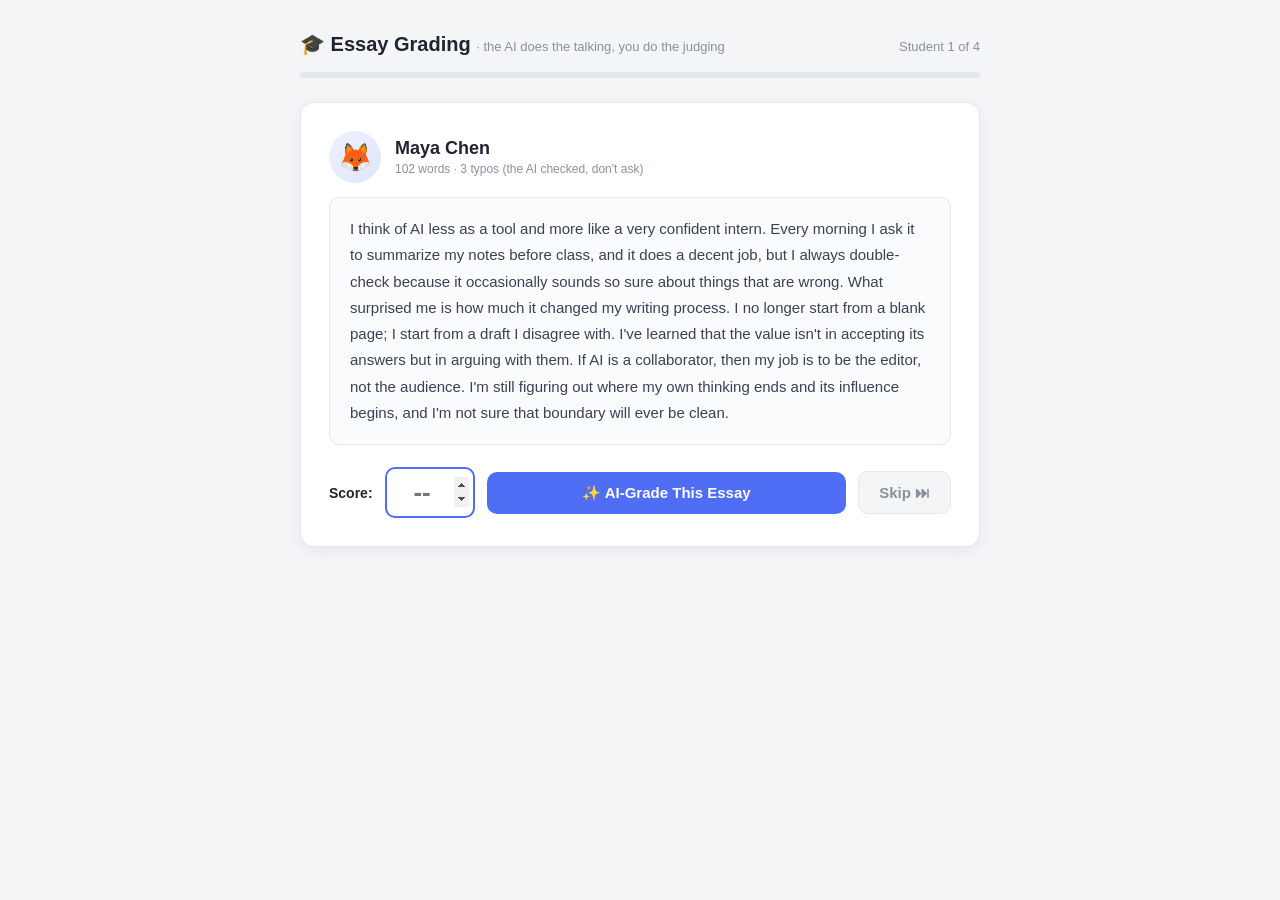
<file: ai-grading/index.html>
<!DOCTYPE html>
<html lang="en">
<head>
<meta charset="UTF-8">
<meta name="viewport" content="width=device-width, initial-scale=1.0">
<title>AI Essay Grading · Professor Mode</title>
<style>
  :root {
    --bg: #f4f5f7;
    --card: #ffffff;
    --ink: #1f2430;
    --dim: #8a90a0;
    --line: #e4e7ee;
    --accent: #4f6df5;
    --good: #2e9e5b;
    --lock: #f5a623;
  }
  * { box-sizing: border-box; margin: 0; padding: 0; }
  body {
    font-family: -apple-system, "Segoe UI", "Helvetica Neue", Arial, sans-serif;
    background: var(--bg);
    color: var(--ink);
    min-height: 100vh;
    display: flex;
    flex-direction: column;
    align-items: center;
    padding: 32px 16px;
  }
  .screen { width: 100%; max-width: 680px; animation: fadeIn .4s ease; }
  @keyframes fadeIn { from { opacity: 0; transform: translateY(10px); } to { opacity: 1; transform: none; } }

  /* ---------- Screen 1: grading ---------- */
  .top { display: flex; justify-content: space-between; align-items: baseline; margin-bottom: 16px; }
  .top h1 { font-size: 20px; font-weight: 700; }
  .top .progress { font-size: 13px; color: var(--dim); }
  .bar { height: 6px; background: var(--line); border-radius: 3px; margin-bottom: 24px; overflow: hidden; }
  .bar > div { height: 100%; background: var(--accent); width: 0%; transition: width .4s ease; }

  .card {
    background: var(--card);
    border: 1px solid var(--line);
    border-radius: 14px;
    padding: 28px;
    box-shadow: 0 4px 16px rgba(30, 40, 80, .06);
  }
  .student { display: flex; align-items: center; gap: 14px; margin-bottom: 14px; }
  .avatar {
    width: 52px; height: 52px; border-radius: 50%; flex-shrink: 0;
    background: linear-gradient(135deg, #eef1ff, #dfe5fb);
    display: flex; align-items: center; justify-content: center; font-size: 28px;
  }
  .student .name { font-size: 18px; font-weight: 700; }
  .student .tag { font-size: 12px; color: var(--dim); margin-top: 3px; }

  .essay {
    font-size: 15px;
    line-height: 1.75;
    color: #3a4152;
    background: #fafbfd;
    border: 1px solid var(--line);
    border-radius: 10px;
    padding: 18px 20px;
    margin-bottom: 22px;
  }

  .grade-row { display: flex; gap: 12px; align-items: center; flex-wrap: wrap; }
  .grade-row label { font-size: 14px; font-weight: 600; }
  .score-input {
    width: 90px; font-size: 26px; font-weight: 800; text-align: center;
    border: 2px solid var(--line); border-radius: 10px; padding: 8px 4px;
    font-family: inherit; color: var(--accent);
    transition: border-color .2s;
  }
  .score-input:focus { outline: none; border-color: var(--accent); }
  .score-input:disabled { color: var(--dim); background: var(--bg); }
  .btn {
    border: none; border-radius: 10px; cursor: pointer; font-family: inherit;
    font-size: 15px; font-weight: 700; padding: 12px 20px;
    transition: filter .15s, transform .1s;
  }
  .btn:active { transform: scale(.97); }
  .btn:disabled { cursor: not-allowed; filter: grayscale(.6); }
  .btn-ai { background: var(--accent); color: #fff; flex: 1; }
  .btn-ai:hover:not(:disabled) { filter: brightness(1.08); }
  .btn-skip { background: var(--bg); color: var(--dim); border: 1px solid var(--line); }
  .btn-skip:hover:not(:disabled) { color: var(--ink); border-color: var(--dim); }
  .btn-next { display: block; width: 100%; margin-top: 14px; background: var(--accent); color: #fff; }
  .btn-next:hover { filter: brightness(1.08); }

  .ai-status { display: none; align-items: center; gap: 10px; margin-top: 16px; font-size: 14px; color: var(--dim); }
  .ai-status.on { display: flex; }
  .spinner {
    width: 18px; height: 18px; border-radius: 50%;
    border: 2px solid var(--line); border-top-color: var(--accent);
    animation: spin .8s linear infinite;
  }
  @keyframes spin { to { transform: rotate(360deg); } }

  .result { display: none; margin-top: 18px; border-top: 1px dashed var(--line); padding-top: 18px; animation: fadeIn .35s ease; }
  .result.on { display: block; }
  .result-head { display: flex; align-items: center; gap: 8px; font-size: 13px; font-weight: 700; color: var(--lock); margin-bottom: 10px; }
  .result-head .score-chip {
    background: var(--good); color: #fff; border-radius: 8px;
    padding: 2px 10px; font-size: 14px; margin-left: auto;
  }
  .feedback {
    font-size: 14px; line-height: 1.7; color: #3a4152;
    background: #f6f8ff; border: 1px solid #dfe5fb; border-radius: 10px;
    padding: 14px 16px;
  }
  .next-note { margin-top: 14px; font-size: 13px; color: var(--dim); text-align: center; }

  /* toast */
  .toast {
    position: fixed; top: 20px; left: 50%; transform: translateX(-50%) translateY(-90px);
    background: var(--ink); color: #fff; padding: 10px 22px; border-radius: 24px;
    font-size: 14px; transition: transform .3s ease; z-index: 99; max-width: 90vw;
  }
  .toast.show { transform: translateX(-50%) translateY(0); }

  /* ---------- Screen 2: rate my professors ---------- */
  .rmp { text-align: center; }
  .rmp .banner {
    background: linear-gradient(135deg, #ff9a3c, #ff5e62);
    color: #fff; border-radius: 14px 14px 0 0;
    padding: 22px; font-size: 22px; font-weight: 800; letter-spacing: .5px;
  }
  .rmp .banner small { display: block; font-size: 12px; font-weight: 500; opacity: .9; margin-top: 4px; letter-spacing: 1px; }
  .prof-card {
    background: var(--card); border: 1px solid var(--line); border-top: none;
    border-radius: 0 0 14px 14px; padding: 28px; text-align: left;
    box-shadow: 0 4px 16px rgba(30, 40, 80, .06);
  }
  .prof-head { display: flex; align-items: center; gap: 16px; margin-bottom: 14px; }
  .avatar-big {
    width: 72px; height: 72px; border-radius: 50%;
    background: linear-gradient(135deg, #4f6df5, #8b5cf6);
    display: flex; align-items: center; justify-content: center;
    font-size: 38px; flex-shrink: 0;
  }
  .prof-head .pname { font-size: 18px; font-weight: 800; }
  .prof-head .pmeta { font-size: 13px; color: var(--dim); margin-top: 3px; }
  .big-stars { font-size: 22px; color: #ffb400; margin-top: 6px; letter-spacing: 2px; }
  .big-stars .empty { color: #d5d9e4; }
  .overall-line { font-size: 13px; color: var(--dim); margin-top: 4px; }

  .report { display: flex; flex-wrap: wrap; gap: 8px; margin: 16px 0 20px; }
  .report span {
    background: var(--bg); border-radius: 8px; padding: 5px 12px;
    font-size: 12px; color: #5a6172;
  }
  .report span b { color: var(--ink); }

  .verdict {
    border-radius: 10px; padding: 12px 16px; font-size: 14px; margin-bottom: 20px;
    line-height: 1.6;
  }
  .verdict.good { background: #eafaf0; border: 1px solid #bfe8cf; color: #1c6b3c; }
  .verdict.mid { background: #fff8e8; border: 1px solid #f2e2b3; color: #8a6410; }
  .verdict.bad { background: #fdeeee; border: 1px solid #f3c1c1; color: #a12b2b; }

  .review {
    border: 1px solid var(--line); border-radius: 12px;
    padding: 16px; margin-bottom: 12px;
    animation: fadeIn .4s ease both;
  }
  .review .r-head { display: flex; align-items: center; gap: 10px; margin-bottom: 8px; }
  .review .r-avatar {
    width: 36px; height: 36px; border-radius: 50%;
    background: linear-gradient(135deg, #eef1ff, #dfe5fb);
    display: flex; align-items: center; justify-content: center; font-size: 19px; flex-shrink: 0;
  }
  .review .r-name { font-weight: 700; font-size: 14px; }
  .review .r-verified { font-size: 11px; color: var(--good); font-weight: 600; }
  .review .r-stars { margin-left: auto; color: #ffb400; font-size: 15px; letter-spacing: 1px; }
  .review .r-stars .empty { color: #d5d9e4; }
  .review .r-text { font-size: 14px; line-height: 1.65; color: #3a4152; }
  .review .r-tag {
    display: inline-block; margin-top: 8px; font-size: 11px; font-weight: 700;
    background: #fdeeee; color: #a12b2b; border-radius: 8px; padding: 2px 8px;
  }

  .restart-row { text-align: center; margin-top: 20px; }

  .hidden { display: none !important; }
</style>
</head>
<body>

<!-- ============ SCREEN 1: PROFESSOR GRADING ============ -->
<div class="screen" id="gradingScreen">
  <div class="top">
    <h1>🎓 Essay Grading <span style="font-size:13px;color:var(--dim);font-weight:400">· the AI does the talking, you do the judging</span></h1>
    <div class="progress" id="progressText"></div>
  </div>
  <div class="bar"><div id="barFill"></div></div>

  <div class="card">
    <div class="student">
      <div class="avatar" id="studentAvatar"></div>
      <div>
        <div class="name" id="studentName"></div>
        <div class="tag" id="studentTag"></div>
      </div>
    </div>
    <div class="essay" id="essayText"></div>

    <div class="grade-row">
      <label>Score:</label>
      <input class="score-input" id="scoreInput" type="number" min="0" max="100" placeholder="--">
      <button class="btn btn-ai" id="aiBtn" onclick="aiGrade()">✨ AI-Grade This Essay</button>
      <button class="btn btn-skip" id="skipBtn" onclick="skipStudent()">Skip ⏭</button>
    </div>

    <div class="ai-status" id="aiStatus">
      <div class="spinner"></div>
      <span id="aiStatusText"></span>
    </div>

    <div class="result" id="resultBox">
      <div class="result-head">
        🔒 The AI has spoken. The AI cannot be unspoken.
        <span class="score-chip" id="resultChip"></span>
      </div>
      <div class="feedback" id="feedbackText"></div>
      <button class="btn btn-next" id="nextBtn" onclick="nextStudent()">Next Student →</button>
      <div class="next-note" id="nextNote"></div>
    </div>
  </div>
</div>

<!-- ============ SCREEN 2: RATE MY PROFESSORS (auto-generated) ============ -->
<div class="screen rmp hidden" id="rmpScreen">
  <div class="banner">RATE MY PROFESSORS<small>STUDENT REVIEWS · AI 101 · FALL 2026 · 100% VERIFIED STUDENTS</small></div>
  <div class="prof-card">
    <div class="prof-head">
      <div class="avatar-big">🧑‍🏫</div>
      <div>
        <div class="pname">Prof. You</div>
        <div class="pmeta">Department of Human Judgment · "AI in Everyday Life"</div>
        <div class="big-stars" id="overallStars"></div>
        <div class="overall-line" id="overallLine"></div>
      </div>
    </div>

    <div class="report" id="reportChips"></div>
    <div class="verdict" id="verdictBox"></div>
    <div id="reviewsBox"></div>

    <div class="restart-row">
      <button class="btn btn-ai" style="width:100%" onclick="location.reload()">↺ Grade a new batch (the students will forgive you)</button>
    </div>
  </div>
</div>

<div class="toast" id="toast"></div>

<script>
// ---------- Essays (~100 words each) ----------
const STUDENTS = [
  {
    avatar: "🦊", name: "Maya Chen", tag: "102 words · 3 typos (the AI checked, don't ask)",
    essay: "I think of AI less as a tool and more like a very confident intern. Every morning I ask it to summarize my notes before class, and it does a decent job, but I always double-check because it occasionally sounds so sure about things that are wrong. What surprised me is how much it changed my writing process. I no longer start from a blank page; I start from a draft I disagree with. I've learned that the value isn't in accepting its answers but in arguing with them. If AI is a collaborator, then my job is to be the editor, not the audience. I'm still figuring out where my own thinking ends and its influence begins, and I'm not sure that boundary will ever be clean."
  },
  {
    avatar: "🐙", name: "Ethan Park", tag: "96 words · emotionally unstable (in a good way)",
    essay: "I'll be honest: I use AI every day, mostly for things I'm embarrassed about. I have it rewrite my text messages to my boss so I sound calmer than I feel. I have it help me explain to my friend why I can't come to his wedding, without making it sound like an excuse. I have it draft the apology I keep meaning to send my sister. What I've realized is that AI is less about intelligence and more about emotional labor. It takes the awkward first draft of human interaction and polishes it. I worry a little that I'm becoming someone who can't be direct anymore, that my authentic voice is now a second draft. But then I read my messages back and think: maybe polished is the new honest."
  },
  {
    avatar: "🐢", name: "Amara Diallo", tag: "101 words · three languages, zero apologies",
    essay: "In my family, AI is a translator. My parents speak Yoruba, my cousins speak Spanish, and I grew up in the middle, switching languages depending on who was in the room. Now I paste conversations into AI and ask it to translate not just the words but the tone, because in my family the tone is the message. What impressed me is how often it gets the tone wrong in exactly the way humans do, missing sarcasm, missing affection, missing the things that only context carries. I've learned that language models are like very fast cousins who grew up abroad. They know the words, but they haven't lived in the house. Understanding AI means understanding what translation loses, and what it saves."
  },
  {
    avatar: "🐝", name: "Liam O'Sullivan", tag: "99 words · confessed to cheating (respect)",
    essay: "I'll be honest: I used AI to write most of my last essay, and I got a good grade, and that's the problem. The assignment was about understanding AI, and my understanding was that AI is a shortcut that feels like understanding. When I sat for the oral exam, I couldn't defend half of what I'd submitted because I'd never actually thought through it. The professor didn't fail me; she asked me better questions than the AI had answered, and I watched myself stall. Since then I use it differently. I ask it to quiz me, to find the gaps in my reasoning, to play devil's advocate. The shortcut became a mirror, and the mirror is much less flattering but far more useful."
  }
];

// ---------- State ----------
let idx = 0;
const results = [];
let advancing = false;
let countTimer = null;
let essayStart = Date.now();

const $ = (id) => document.getElementById(id);
const pick = (arr) => arr[Math.floor(Math.random() * arr.length)];

function stopCountdown() {
  if (countTimer) { clearInterval(countTimer); countTimer = null; }
}

function renderEssay() {
  const s = STUDENTS[idx];
  $("studentAvatar").textContent = s.avatar;
  $("studentName").textContent = s.name;
  $("studentTag").textContent = s.tag;
  $("essayText").textContent = s.essay;
  $("scoreInput").value = "";
  $("scoreInput").disabled = false;
  $("aiBtn").disabled = false;
  $("skipBtn").disabled = false;
  $("aiStatus").classList.remove("on");
  $("resultBox").classList.remove("on");
  advancing = false;
  essayStart = Date.now();
  updateProgress();
  setTimeout(() => $("scoreInput").focus(), 60);
}

function updateProgress() {
  $("progressText").textContent = `Student ${idx + 1} of ${STUDENTS.length}`;
  $("barFill").style.width = (results.length / STUDENTS.length * 100) + "%";
}

// ---------- Fun toasts ----------
let toastTimer;
function toast(msg) {
  const t = $("toast");
  t.textContent = msg;
  t.classList.add("show");
  clearTimeout(toastTimer);
  toastTimer = setTimeout(() => t.classList.remove("show"), 2200);
}

function roastScore(score) {
  if (score >= 100) return pick([
    "100?! Bold. The essay will tell its friends.",
    "A perfect score. The essay is now legally a classic.",
    "Generous! The student will frame this grade."
  ]);
  if (score >= 95) return pick([
    "95+? The essay didn't even earn that. But sure.",
    "So generous. The other students are watching."
  ]);
  if (score >= 80) return pick([
    "A solid score. The essay nods respectfully.",
    "Fair. The essay accepts its fate."
  ]);
  if (score >= 60) return pick([
    "Borderline. The student will appeal to the dean.",
    "Passing, technically. The essay is 'thrilling'."
  ]);
  if (score >= 40) return pick([
    "Ouch. The essay is drafting a strongly worded email.",
    "The student's avatar is about to change to a sad frog."
  ]);
  return pick([
    "That score has its own gravity. The student will cry.",
    "Brutal. The AI is pretending not to see this.",
    "0-range energy. The essay is filing a complaint."
  ]);
}

// ---------- AI feedback generator ----------
function quoteFrom(essay) {
  const sentences = essay.split(/(?<=\.)\s+/);
  const s = pick(sentences);
  return s.length > 90 ? "“" + s.slice(0, 87).trimEnd() + "…”" : "“" + s + "”";
}

function makeFeedback(name, score, essay) {
  const quote = quoteFrom(essay);
  let head, mid, tail;
  if (score >= 90) {
    head = `${name} demonstrates a genuinely reflective understanding of AI, going beyond the usual "tool" framing.`;
    mid = `The line ${quote} shows real critical distance — the essay treats AI as a mirror rather than a magic box.`;
    tail = `A small suggestion: the final paragraph could commit to one concrete example of where the student's own judgment overrode the AI. Otherwise, an exceptional piece of writing.`;
  } else if (score >= 80) {
    head = `A strong, well-organized essay. ${name} clearly has hands-on experience with AI and reflects on it honestly.`;
    mid = `The strongest moment is ${quote} — it captures a real tension between convenience and learning.`;
    tail = `To push to the next level, the essay could examine one specific failure or limitation the student personally encountered, rather than staying at the level of general strategy.`;
  } else if (score >= 70) {
    head = `A solid effort with some interesting observations. ${name} engages with the material, though the argument sometimes tells rather than shows.`;
    mid = `The essay gestures at a good idea in ${quote}, but doesn't fully develop it.`;
    tail = `Recommend adding one concrete, specific anecdote — a real prompt, a real mistake, a real consequence. Specificity is what separates a B from an A in this course.`;
  } else if (score >= 60) {
    head = `The essay is on topic and readable, but it stays at the surface. ${name} lists uses of AI without much analysis of what those uses mean.`;
    mid = `Phrases like ${quote} sound thoughtful but remain unexamined.`;
    tail = `For a revision: pick ONE use of AI from your own life and analyze it in depth — what did you gain, what did you outsource, what would change if the tool disappeared tomorrow?`;
  } else {
    head = `This essay doesn't yet show the personal engagement the assignment asks for. ${name}'s reflections read more like a summary of popular opinions than lived experience.`;
    mid = `Even the most interesting line, ${quote}, is left as an assertion rather than an argument.`;
    tail = `Please revise with at least two specific examples from your own use of AI, and end by answering directly: did AI change how you think, or just how you write?`;
  }
  return head + " " + mid + " " + tail;
}

// ---------- AI grading flow ----------
const AI_STAGES = [
  "AI is reading the essay…",
  "AI is checking if the student actually wrote this…",
  "AI is judging the vibes…",
  "AI is comparing against 40,000 other essays…",
  "AI is drafting passive-aggressive feedback…",
  "AI is adding a compliment it doesn't mean…",
];

function aiGrade() {
  if (advancing) return;
  const raw = $("scoreInput").value.trim();
  if (raw === "") {
    $("scoreInput").focus();
    $("scoreInput").style.borderColor = "#e05252";
    setTimeout(() => $("scoreInput").style.borderColor = "", 800);
    return;
  }
  const score = Math.round(Number(raw));
  if (isNaN(score) || score < 0 || score > 100) return;

  const s = STUDENTS[idx];
  const timeTaken = (Date.now() - essayStart) / 1000;
  advancing = true;
  $("scoreInput").disabled = true;
  $("aiBtn").disabled = true;
  $("skipBtn").disabled = true;
  $("aiStatus").classList.add("on");
  toast(roastScore(score));

  let stage = 0;
  $("aiStatusText").textContent = AI_STAGES[0];
  const stageTimer = setInterval(() => {
    stage++;
    if (stage < AI_STAGES.length) $("aiStatusText").textContent = AI_STAGES[stage];
  }, 500);

  setTimeout(() => {
    clearInterval(stageTimer);
    $("aiStatus").classList.remove("on");

    const feedback = makeFeedback(s.name, score, s.essay);
    results.push({ name: s.name, avatar: s.avatar, score, feedback, timeTaken, skipped: false });
    $("resultChip").textContent = score + " / 100";
    $("feedbackText").textContent = feedback;
    $("resultBox").classList.add("on");
    updateProgress();

    let remaining = 5;
    $("nextNote").textContent = pick([
      `Next student is warming up their keyboard… (${remaining}s)`,
      `Next student is pretending to be busy… (${remaining}s)`,
      `Next student is refreshing the page nervously… (${remaining}s)`,
    ]);
    countTimer = setInterval(() => {
      remaining--;
      if (remaining <= 0) {
        stopCountdown();
        nextStudent();
      } else {
        $("nextNote").textContent = $("nextNote").textContent.replace(/\(\d+s\)/, `(${remaining}s)`);
      }
    }, 1000);
  }, 2600);
}

window.skipStudent = function() {
  if (advancing) return;
  const s = STUDENTS[idx];
  results.push({ name: s.name, avatar: s.avatar, score: null, feedback: "(skipped)", timeTaken: (Date.now() - essayStart) / 1000, skipped: true });
  toast(`${s.name}'s essay was skipped. They noticed. They always notice.`);
  nextStudent();
};

window.nextStudent = function() {
  stopCountdown();
  idx++;
  if (idx < STUDENTS.length) {
    renderEssay();
  } else {
    showRmpScreen();
  }
};

// ---------- Screen 2: auto-generated reviews ----------
function computeCare() {
  // 0-100: how "serious" the professor was
  let care = 100;
  const graded = results.filter(r => !r.skipped);
  const skipped = results.length - graded.length;

  if (skipped > 0) care -= skipped * 25;

  if (graded.length >= 2) {
    const scores = graded.map(r => r.score);
    const range = Math.max(...scores) - Math.min(...scores);
    if (range === 0) care -= 35;           // every score identical
    else if (range < 10) care -= 20;       // suspiciously uniform
    if (scores.every(s => s >= 95)) care -= 20;  // free A's for everyone
    if (scores.every(s => s <= 40)) care -= 10;  // mass destruction
  }

  const avgTime = graded.length ? graded.reduce((a, r) => a + r.timeTaken, 0) / graded.length : 0;
  if (avgTime < 6) care -= 25;             // speedrun professor
  else if (avgTime < 10) care -= 10;

  return Math.max(0, Math.min(100, Math.round(care)));
}

const REVIEWS = {
  good: [
    { stars: 5, text: "The professor actually read my essay. The feedback quoted my exact sentence back to me. I felt SEEN. I'm not crying, you're crying." },
    { stars: 5, text: "Feedback was so specific I had to re-read my own essay to check. Who does that anymore? 5 stars, would be graded again." },
    { stars: 5, text: "First professor in my life whose score matched my effort. Emotional. My grandmother is proud." },
    { stars: 4, text: "The AI feedback even caught the part I was most insecure about. Scary. Fair, though. Docked one star because it's still an AI doing the talking." },
    { stars: 5, text: "I can tell the professor spent real time on this. The feedback felt personal, not copy-pasted. Rare." },
    { stars: 4, text: "Grades were fair and the feedback actually referenced my words. Took a little while per essay, but worth the wait." },
  ],
  mid: [
    { stars: 3, text: "Decent feedback. Felt a little template-y but the scores were fair. 3 stars, would take the class again." },
    { stars: 4, text: "Good vibes, okay feedback. The professor seemed in a hurry but didn't skip anyone. Respect for showing up." },
    { stars: 3, text: "The AI did most of the talking, honestly. But the scores made sense. A solid B+ experience." },
    { stars: 3, text: "Some essays got great feedback, some got the bare minimum. The professor's energy fluctuated. Relatable, I guess." },
  ],
  bad: [
    { stars: 1, text: "Every single person in the class got the exact same score. I know because I compared with 4 other students. We're all the same now." },
    { stars: 1, text: "The professor took 3 seconds to grade my 100-word essay. I have read faster. The AI is doing all the work and we're all just vibes now." },
    { stars: 1, text: "100/100 for everyone. Either I'm a genius or the professor is a script. I'm choosing to believe it's the script. 1 star." },
    { stars: 2, text: "The feedback was clearly AI generated. The professor is clearly AI too. We live in a simulation and I have the grades to prove it." },
    { stars: 1, text: "Speedrun grading. The professor cleared the whole batch before I finished reading my own essay. Impressive. Soulless. 1 star." },
    { stars: 2, text: "Half the class got 100s and half got 40s with identical feedback. The professor is either a saint or a coin flip. Probably the coin." },
  ],
  skipped: [
    { stars: 1, text: "The professor skipped my essay. I'm still here. The professor is not. I'm not even mad, I'm just disappointed." },
    { stars: 1, text: "My essay was graded in 0 seconds. The score: nonexistent. The feedback: '(skipped)'. This is the most honest review I've ever written." },
  ],
};

function starHtml(n) {
  return "★".repeat(n) + `<span class="empty">${"★".repeat(5 - n)}</span>`;
}

function showRmpScreen() {
  const care = computeCare();
  const graded = results.filter(r => !r.skipped);
  const skipped = results.length - graded.length;
  const scores = graded.map(r => r.score);
  const totalSec = Math.round(results.reduce((a, r) => a + r.timeTaken, 0));

  let tier, verdict, verdictCls;
  if (care >= 65) { tier = "good"; verdictCls = "good";
    verdict = `🏆 The students detected genuine effort. Your grading was varied, unhurried, and nobody was skipped. The AI is impressed. The AI is rarely impressed.`;
  } else if (care >= 35) { tier = "mid"; verdictCls = "mid";
    verdict = `⚖️ The students are split. Some felt seen, some felt copy-pasted. The AI suspects you were half watching a video while grading.`;
  } else { tier = "bad"; verdictCls = "bad";
    verdict = `🚨 The students have detected AI-generated grading. Identical scores, speedrun timing${skipped ? ", and skipped essays" : ""}. The AI is not defending you. The AI is laughing.`;
  }

  // build reviews: one per student, skipped students get the skipped review
  const pool = [...REVIEWS[tier]];
  const reviews = results.map((r) => {
    if (r.skipped) return { ...r, review: pick(REVIEWS.skipped) };
    if (pool.length) return { ...r, review: pool.splice(Math.floor(Math.random() * pool.length), 1)[0] };
    return { ...r, review: pick(REVIEWS[tier]) };
  });
  // shuffle a bit
  reviews.sort(() => Math.random() - 0.5);

  const avgStars = (reviews.reduce((a, r) => a + r.review.stars, 0) / reviews.length).toFixed(1);

  $("gradingScreen").classList.add("hidden");
  $("rmpScreen").classList.remove("hidden");

  $("overallStars").innerHTML = starHtml(Math.round(avgStars));
  $("overallLine").textContent = `${avgStars} / 5 · based on ${reviews.length} verified student reviews`;

  const chips = [`⏱ Graded in <b>${totalSec}s</b>`];
  if (scores.length) chips.push(`📊 Score range: <b>${Math.min(...scores)}–${Math.max(...scores)}</b>`);
  if (skipped) chips.push(`⏭ Skipped: <b>${skipped}</b>`);
  chips.push(`🔍 Effort detected: <b>${care}%</b>`);
  $("reportChips").innerHTML = chips.map(c => `<span>${c}</span>`).join("");

  const v = $("verdictBox");
  v.className = "verdict " + verdictCls;
  v.textContent = verdict;

  $("reviewsBox").innerHTML = reviews.map((r, i) => `
    <div class="review" style="animation-delay:${i * 0.12}s">
      <div class="r-head">
        <div class="r-avatar">${r.avatar}</div>
        <div>
          <div class="r-name">${r.name}</div>
          <div class="r-verified">✔ Verified Student</div>
        </div>
        <div class="r-stars">${starHtml(r.review.stars)}</div>
      </div>
      <div class="r-text">${r.review.text}</div>
      ${tier === "bad" ? `<span class="r-tag">⚠️ contains the word "AI"</span>` : ""}
    </div>
  `).join("");
}

// Enter key submits score
document.addEventListener("keydown", (e) => {
  if (e.key === "Enter" && document.activeElement === $("scoreInput")) {
    e.preventDefault();
    aiGrade();
  }
});

renderEssay();
</script>
</body>
</html>
</file>
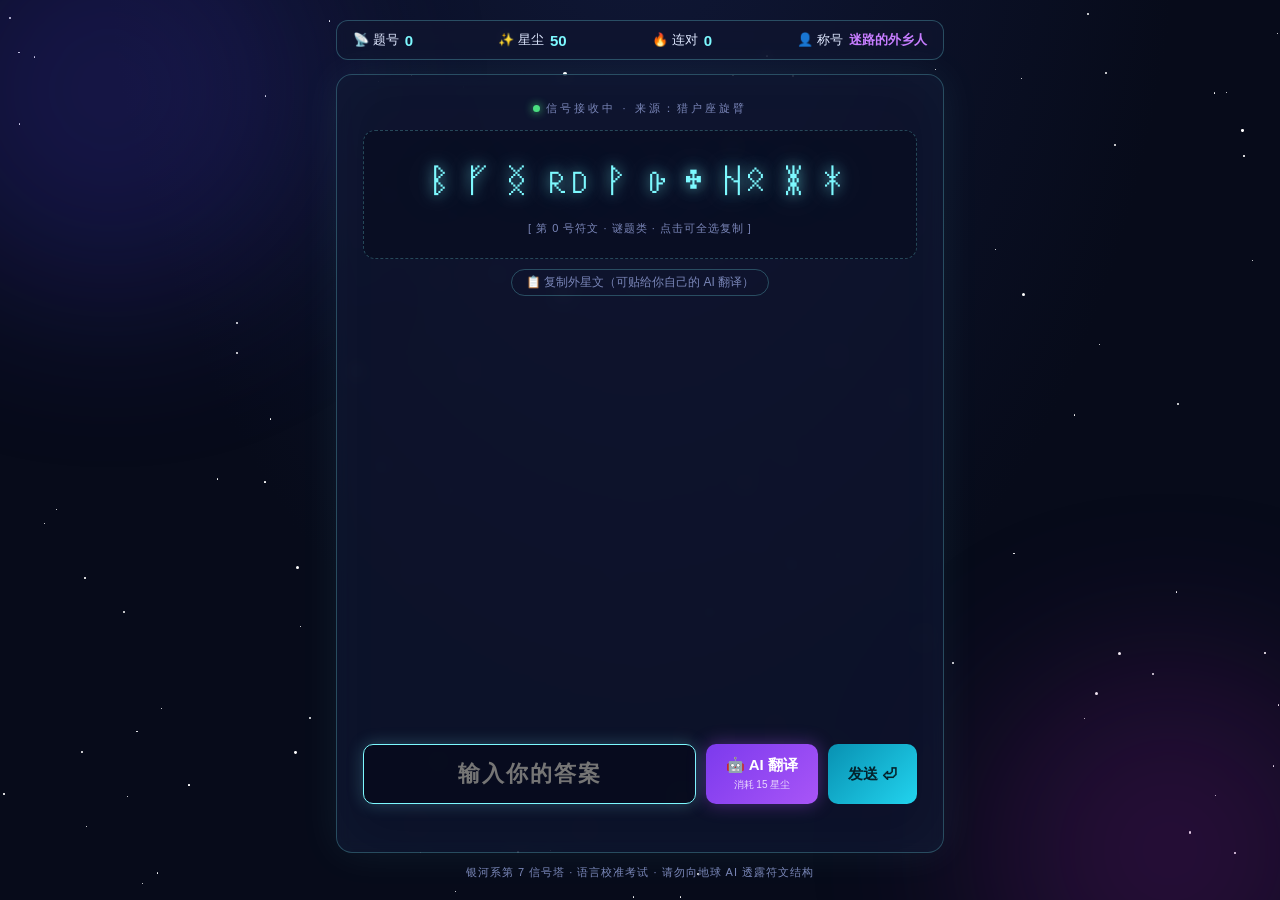
<file: alien-quiz/index.html>
<!DOCTYPE html>
<html lang="zh-CN">
<head>
<meta charset="UTF-8">
<meta name="viewport" content="width=device-width, initial-scale=1.0">
<title>✦ 银河信号 · 外星语考试</title>
<style>
  :root {
    --bg: #070b1a;
    --glow: #7df9ff;
    --glow2: #c77dff;
    --panel: rgba(16, 22, 48, .72);
    --line: rgba(125, 249, 255, .25);
    --text: #dfe8ff;
    --dim: #7a86b8;
  }
  * { box-sizing: border-box; margin: 0; padding: 0; }
  html, body { height: 100%; }
  body {
    background: radial-gradient(ellipse at 50% -20%, #101838 0%, var(--bg) 60%);
    color: var(--text);
    font-family: "PingFang SC", "Microsoft YaHei", sans-serif;
    display: flex; flex-direction: column; align-items: center;
    overflow: hidden;
    position: relative;
  }
  /* 星空 */
  #stars { position: fixed; inset: 0; pointer-events: none; z-index: 0; }
  .star {
    position: absolute; background: #fff; border-radius: 50%;
    animation: twinkle 3s ease-in-out infinite;
  }
  @keyframes twinkle { 0%,100% { opacity: .15; } 50% { opacity: .9; } }
  /* 漂浮的星云 */
  .nebula {
    position: fixed; border-radius: 50%; filter: blur(90px); opacity: .25;
    pointer-events: none; z-index: 0;
    animation: drift 24s ease-in-out infinite alternate;
  }
  .nebula.a { width: 420px; height: 420px; background: #4338ca; top: -120px; left: -100px; }
  .nebula.b { width: 380px; height: 380px; background: #86198f; bottom: -140px; right: -80px; animation-delay: -8s; }
  @keyframes drift { from { transform: translate(0,0) scale(1); } to { transform: translate(60px, 40px) scale(1.15); } }

  .wrap { position: relative; z-index: 1; width: 100%; max-width: 640px; padding: 20px 16px; display: flex; flex-direction: column; height: 100%; }

  /* HUD */
  .hud {
    display: flex; justify-content: space-between; align-items: center;
    background: var(--panel); border: 1px solid var(--line); border-radius: 12px;
    padding: 10px 16px; backdrop-filter: blur(6px);
    font-size: 13px; margin-bottom: 14px;
  }
  .hud .item { display: flex; align-items: center; gap: 6px; }
  .hud .val { font-weight: 800; color: var(--glow); font-size: 15px; }
  .hud .title { color: var(--glow2); font-weight: 700; }

  /* 主面板 */
  .panel {
    background: var(--panel); border: 1px solid var(--line); border-radius: 16px;
    backdrop-filter: blur(8px);
    padding: 26px 26px 22px;
    box-shadow: 0 0 40px rgba(125, 249, 255, .07), inset 0 0 60px rgba(125, 249, 255, .03);
    animation: fadeIn .45s ease;
    flex: 1; display: flex; flex-direction: column;
  }
  @keyframes fadeIn { from { opacity: 0; transform: translateY(14px); } to { opacity: 1; transform: none; } }

  .signal-tag {
    font-size: 11px; letter-spacing: 3px; color: var(--dim);
    text-align: center; margin-bottom: 14px;
  }
  .signal-tag .dot {
    display: inline-block; width: 7px; height: 7px; border-radius: 50%;
    background: #4ade80; margin-right: 6px;
    box-shadow: 0 0 8px #4ade80;
    animation: pulse 1.6s ease-in-out infinite;
  }
  @keyframes pulse { 0%,100% { opacity: 1; } 50% { opacity: .25; } }

  .alien-box {
    border: 1px dashed var(--line); border-radius: 12px;
    padding: 22px 16px; text-align: center;
    background: rgba(7, 11, 26, .5);
    margin-bottom: 10px;
    position: relative;
  }
  .alien-text {
    font-size: 34px; line-height: 1.7; letter-spacing: 6px;
    color: var(--glow);
    text-shadow: 0 0 14px rgba(125, 249, 255, .8), 0 0 40px rgba(125, 249, 255, .35);
    word-break: break-all;
    user-select: all;
  }
  .alien-sub { font-size: 11px; color: var(--dim); margin-top: 10px; letter-spacing: 1px; }

  .copy-row { display: flex; justify-content: center; gap: 10px; margin-bottom: 16px; }
  .mini-btn {
    background: none; border: 1px solid var(--line); color: var(--dim);
    border-radius: 14px; padding: 4px 14px; font-size: 12px; cursor: pointer;
    transition: all .15s;
  }
  .mini-btn:hover { color: var(--glow); border-color: var(--glow); }

  /* AI 翻译区 */
  .ai-zone {
    border: 1px solid rgba(199, 125, 255, .3); border-radius: 12px;
    background: rgba(199, 125, 255, .05);
    margin-bottom: 16px; overflow: hidden;
    display: none;
  }
  .ai-zone.open { display: block; animation: fadeIn .3s ease; }
  .ai-head {
    display: flex; justify-content: space-between; align-items: center;
    padding: 8px 14px; font-size: 12px; color: var(--glow2);
    border-bottom: 1px solid rgba(199, 125, 255, .2);
  }
  .ai-body { padding: 14px 16px; font-size: 15px; line-height: 1.8; min-height: 52px; }
  .ai-body .loading { color: var(--dim); font-size: 13px; }
  .ai-body .loading .cursor { animation: blink .8s step-end infinite; }
  @keyframes blink { 50% { opacity: 0; } }
  .ai-body .trans { color: #e9e4ff; }
  .ai-body .conf { font-size: 11px; color: var(--dim); margin-top: 8px; }

  /* 输入区 */
  .answer-row { display: flex; gap: 10px; margin-top: auto; }
  .answer-input {
    flex: 1; background: rgba(7, 11, 26, .7);
    border: 1px solid var(--line); border-radius: 10px;
    color: var(--glow); font-size: 22px; font-weight: 700; text-align: center;
    padding: 12px; font-family: inherit; letter-spacing: 2px;
    transition: border-color .2s, box-shadow .2s;
  }
  .answer-input:focus { outline: none; border-color: var(--glow); box-shadow: 0 0 16px rgba(125, 249, 255, .25); }
  .btn {
    border: none; border-radius: 10px; cursor: pointer; font-size: 15px; font-weight: 700;
    padding: 12px 20px; transition: transform .12s, filter .15s; font-family: inherit;
  }
  .btn:active { transform: scale(.96); }
  .btn-ai {
    background: linear-gradient(135deg, #7c3aed, #a855f7); color: #fff;
    box-shadow: 0 0 18px rgba(168, 85, 247, .4);
  }
  .btn-ai:hover { filter: brightness(1.15); }
  .btn-ai:disabled { filter: grayscale(.7); cursor: not-allowed; }
  .btn-submit {
    background: linear-gradient(135deg, #0891b2, #22d3ee); color: #04222b;
  }
  .btn-submit:hover { filter: brightness(1.15); }

  .cost { font-size: 10px; display: block; margin-top: 3px; opacity: .8; font-weight: 400; }

  /* 结果反馈 */
  .feedback {
    text-align: center; padding: 8px 0 18px; font-size: 16px;
    animation: fadeIn .3s ease;
  }
  .feedback.ok { color: #4ade80; text-shadow: 0 0 12px rgba(74, 222, 128, .5); }
  .feedback.no { color: #f87171; text-shadow: 0 0 12px rgba(248, 113, 113, .5); }
  .feedback .sub { font-size: 12px; color: var(--dim); margin-top: 6px; text-shadow: none; }

  .toast {
    position: fixed; top: 18px; left: 50%; transform: translateX(-50%) translateY(-90px);
    background: rgba(16, 22, 48, .95); border: 1px solid var(--line); color: var(--glow);
    padding: 9px 22px; border-radius: 24px; font-size: 13px;
    transition: transform .3s ease; z-index: 99;
  }
  .toast.show { transform: translateX(-50%) translateY(0); }

  .footer { font-size: 11px; color: var(--dim); text-align: center; margin-top: 12px; letter-spacing: 1px; }
</style>
</head>
<body>
<div id="stars"></div>
<div class="nebula a"></div>
<div class="nebula b"></div>

<div class="wrap">
  <div class="hud">
    <div class="item">📡 题号 <span class="val" id="hudNo">1</span></div>
    <div class="item">✨ 星尘 <span class="val" id="hudDust">50</span></div>
    <div class="item">🔥 连对 <span class="val" id="hudStreak">0</span></div>
    <div class="item">👤 称号 <span class="title" id="hudTitle">星际学徒</span></div>
  </div>

  <div class="panel" id="panel"></div>

  <div class="footer">银河系第 7 信号塔 · 语言校准考试 · 请勿向地球 AI 透露符文结构</div>
</div>

<div class="toast" id="toast"></div>

<script>
// ---------- 星空背景 ----------
(function makeStars() {
  const box = document.getElementById("stars");
  for (let i = 0; i < 130; i++) {
    const s = document.createElement("div");
    s.className = "star";
    const size = Math.random() < .85 ? 1 + Math.random() : 2 + Math.random() * 2;
    s.style.width = s.style.height = size + "px";
    s.style.left = Math.random() * 100 + "%";
    s.style.top = Math.random() * 100 + "%";
    s.style.animationDelay = (Math.random() * 3) + "s";
    s.style.animationDuration = (2 + Math.random() * 4) + "s";
    box.appendChild(s);
  }
})();

// ---------- 外星文字典 ----------
const WORDS = ["ᚠ","ᚢ","ᚦ","ᚨ","ᚱ","ᚲ","ᚷ","ᚹ","ᚺ","ᚾ","ᛁ","ᛃ","ᛇ","ᛈ","ᛉ","ᛊ","ᛏ","ᛒ","ᛖ","ᛗ","ᛚ","ᛜ","ᛞ","ᛟ","ᛝ","ᛠ","ᛡ","ᛢ","ᛣ","ᛤ"];
const DIGITS = ["Ꭰ","Ꭱ","Ꭲ","Ꭳ","Ꭴ","Ꭵ","Ꭶ","Ꭷ","Ꭸ","Ꭹ"]; // 0-9
const OPS = { "+": "᛫", "-": "ᚲ", "×": "ᚱ", "÷": "ᛉ" };
const EQ = "᛭", Q = "ᚺᛟ";

function randInt(a, b) { return Math.floor(Math.random() * (b - a + 1)) + a; }
function pick(arr) { return arr[randInt(0, arr.length - 1)]; }
function glyphWord(n) { // 随机 n 个符文
  let s = "";
  for (let i = 0; i < n; i++) s += pick(WORDS) + " ";
  return s.trim();
}
function alienNum(n) {
  return String(n).split("").map(d => DIGITS[+d]).join("");
}

// ---------- 出题 ----------
function makeQuestion() {
  const type = randInt(0, 2);
  let alien, meaning, answer, kind;
  if (type === 0) {
    // 四则运算
    const op = pick(["+", "-", "×", "÷"]);
    let a, b;
    if (op === "+") { a = randInt(11, 99); b = randInt(11, 99); }
    else if (op === "-") { a = randInt(30, 99); b = randInt(11, a - 1); }
    else if (op === "×") { a = randInt(3, 12); b = randInt(3, 12); }
    else { b = randInt(2, 9); const q = randInt(3, 12); a = b * q; }
    answer = op === "+" ? a + b : op === "-" ? a - b : op === "×" ? a * b : a / b;
    alien = `${glyphWord(randInt(2, 3))}  ${alienNum(a)} ${OPS[op]} ${alienNum(b)} ${EQ} ${Q}  ${glyphWord(randInt(1, 2))}`;
    meaning = `解码结果：${a} ${op} ${b} = ?`;
    kind = "运算";
  } else if (type === 1) {
    // 找规律
    const start = randInt(1, 12), diff = randInt(2, 9);
    const seq = [start, start + diff, start + diff * 2, start + diff * 3];
    answer = start + diff * 4;
    alien = `${glyphWord(2)}  ${seq.map(alienNum).join(" ᛫ ")} ᛫ ${Q}  ${glyphWord(2)}`;
    meaning = `解码结果：找规律 → ${seq.join(", ")}, ?`;
    kind = "规律";
  } else {
    // 文字题
    const x = randInt(3, 15), k = randInt(2, 5), c = randInt(1, 20);
    answer = x * k - c;
    alien = `${glyphWord(3)}  ${alienNum(x)} ${glyphWord(1)} ${alienNum(k)} ${EQ} ${Q}  ${glyphWord(2)}`;
    meaning = `解码结果：${x} 的 ${k} 倍，再减去 ${c}，等于多少？`;
    kind = "谜题";
  }
  return { alien, meaning, answer, kind };
}

// ---------- 状态 ----------
let dust = 50, streak = 0, no = 0, totalRight = 0;
let q = makeQuestion();
let answered = false, aiOpen = false;

const COST = 15;
const panel = document.getElementById("panel");

function titleOf() {
  if (totalRight >= 12) return "宇宙博士";
  if (totalRight >= 8)  return "银河语言学家";
  if (totalRight >= 5)  return "信号解读员";
  if (totalRight >= 2)  return "星际学徒";
  return "迷路的外乡人";
}

const AI_FLAVOR = [
  "⚠️ 注意：该符文段含有轻微时间褶皱，翻译可能有 ±1 的误差。",
  "翻译完成。附注：出题者心情似乎不错。",
  "已交叉比对 3 个星系的词典。",
  "警告：此题在仙女座曾被判定为'恶意出题'。",
  "翻译置信度正常。出题者可能用了方言。",
  "检测到隐藏情感层：这题它自己也会错。",
];

function updateHud() {
  document.getElementById("hudNo").textContent = no;
  document.getElementById("hudDust").textContent = dust;
  document.getElementById("hudStreak").textContent = streak;
  document.getElementById("hudTitle").textContent = titleOf();
}

function render() {
  answered = false; aiOpen = false;
  const canAfford = dust >= COST;
  panel.innerHTML = `
    <div class="signal-tag"><span class="dot"></span>信号接收中 · 来源：${pick(["开普勒-442b", "三体·半人马座", "猎户座旋臂", "未知坐标 7.7.7", "仙女座 M31"])}</div>
    <div class="alien-box">
      <div class="alien-text">${q.alien}</div>
      <div class="alien-sub">[ 第 ${no} 号符文 · ${q.kind}类 · 点击可全选复制 ]</div>
    </div>
    <div class="copy-row">
      <button class="mini-btn" onclick="copyAlien()">📋 复制外星文（可贴给你自己的 AI 翻译）</button>
    </div>
    <div class="ai-zone" id="aiZone">
      <div class="ai-head"><span>🤖 银河 AI 翻译助手</span><span id="aiStatus"></span></div>
      <div class="ai-body" id="aiBody"></div>
    </div>
    <div class="answer-row">
      <input class="answer-input" id="answerInput" type="text" inputmode="numeric" placeholder="输入你的答案" autocomplete="off">
      <button class="btn btn-ai" id="aiBtn" onclick="callAI()" ${canAfford ? "" : "disabled"}>
        🤖 AI 翻译
        <span class="cost">${canAfford ? `消耗 ${COST} 星尘` : "星尘不足…"}</span>
      </button>
      <button class="btn btn-submit" onclick="submitAnswer()">发送 ⏎</button>
    </div>
    <div class="feedback" id="feedback"></div>
  `;
  updateHud();
  setTimeout(() => { const i = document.getElementById("answerInput"); if (i) i.focus(); }, 50);
}

window.copyAlien = function() {
  navigator.clipboard.writeText(q.alien).then(
    () => toast("外星文已复制，去问你的 AI 吧 👽"),
    () => toast("复制失败，手动选中复制试试")
  );
};

window.callAI = function() {
  if (dust < COST) { toast("星尘不足，先答对几题充能吧"); return; }
  dust -= COST;
  const zone = document.getElementById("aiZone");
  zone.classList.add("open");
  const body = document.getElementById("aiBody");
  const status = document.getElementById("aiStatus");
  status.textContent = "连接中…";
  body.innerHTML = `<div class="loading">正在连接银河系第 7 信号塔 <span class="cursor">▊</span></div>`;
  updateHud();

  setTimeout(() => {
    status.textContent = "翻译完成";
    const conf = randInt(78, 99);
    body.innerHTML = `
      <div class="trans">${q.meaning}</div>
      <div class="conf">翻译置信度 ${conf}%（银河标准）· ${pick(AI_FLAVOR)}</div>
    `;
  }, 1400 + Math.random() * 900);
};

window.submitAnswer = function() {
  if (answered) return;
  const input = document.getElementById("answerInput");
  const val = input.value.trim().replace(/[，。]/g, "");
  if (val === "") { toast("先写下你的答案，地球人"); return; }
  const num = Number(val);
  const fb = document.getElementById("feedback");
  answered = true;
  no++;

  if (!isNaN(num) && num === q.answer) {
    streak++; totalRight++;
    const bonus = 20 + Math.min(streak, 5) * 2;
    dust += bonus;
    fb.className = "feedback ok";
    fb.innerHTML = `✓ 信号接收正确！<div class="sub">${q.meaning} → ${q.answer} · 星尘 +${bonus}（连对加成）</div>`;
  } else {
    streak = 0;
    fb.className = "feedback no";
    fb.innerHTML = `✗ 信号被黑洞吞掉了<div class="sub">正确答案是 ${q.answer} · ${q.meaning}</div>`;
  }
  updateHud();
  input.disabled = true;
  document.getElementById("aiBtn").disabled = true;

  // 自动下一题
  setTimeout(() => {
    q = makeQuestion();
    render();
  }, 2200);
};

// Enter 提交
document.addEventListener("keydown", (e) => {
  if (e.key === "Enter" && document.activeElement && document.activeElement.id === "answerInput") {
    e.preventDefault();
    submitAnswer();
  }
});

// ---------- toast ----------
let toastTimer;
function toast(msg) {
  const t = document.getElementById("toast");
  t.textContent = msg;
  t.classList.add("show");
  clearTimeout(toastTimer);
  toastTimer = setTimeout(() => t.classList.remove("show"), 2000);
}

render();
</script>
</body>
</html>
</file>
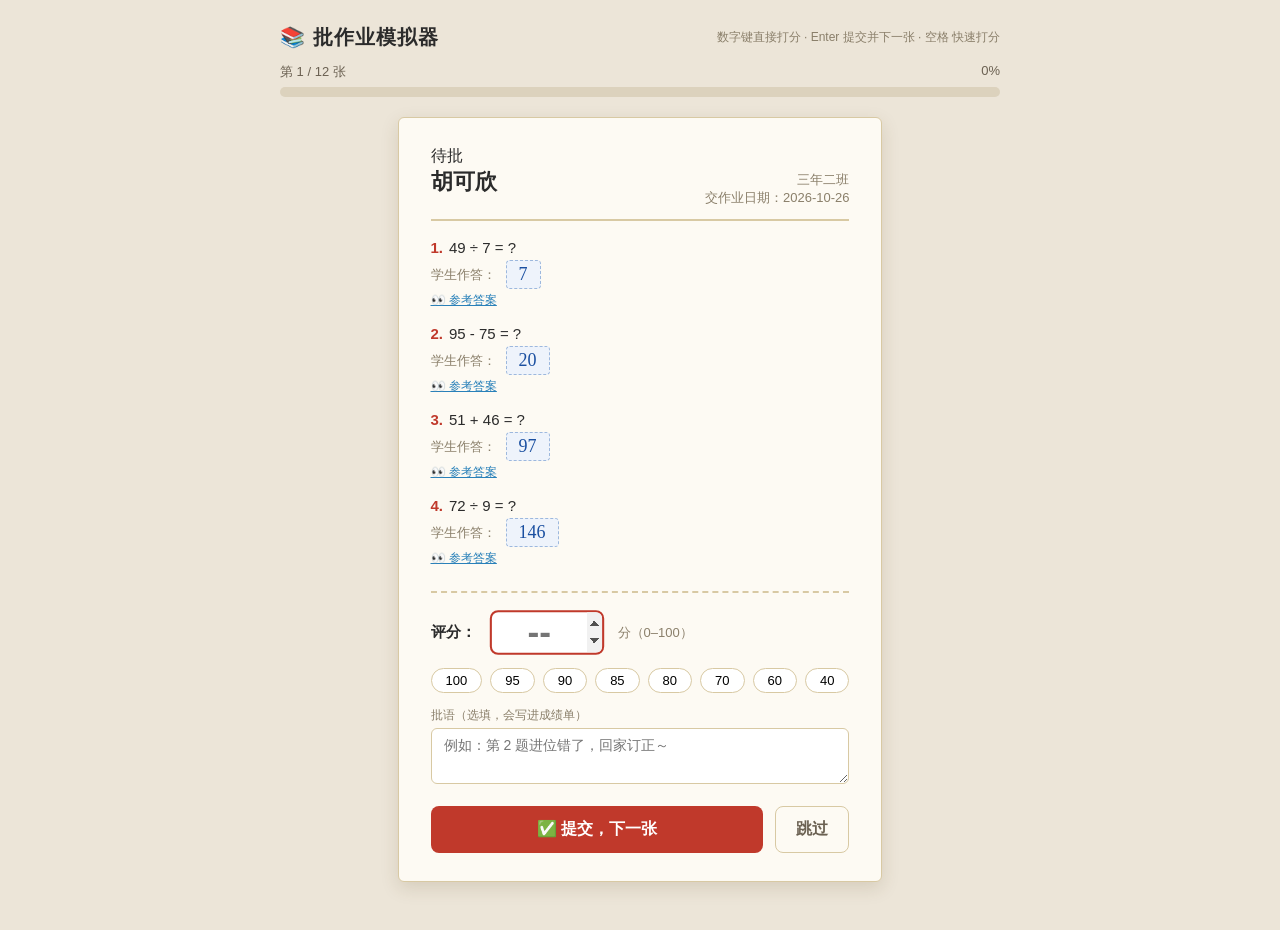
<file: grading/index.html>
<!DOCTYPE html>
<html lang="zh-CN">
<head>
<meta charset="UTF-8">
<meta name="viewport" content="width=device-width, initial-scale=1.0">
<title>批作业模拟器 · 老师模式</title>
<style>
  :root {
    --paper: #fdfaf3;
    --ink: #2b2b2b;
    --accent: #c0392b;
    --good: #27ae60;
    --ok: #f39c12;
    --bad: #c0392b;
    --line: #d8c9a3;
  }
  * { box-sizing: border-box; margin: 0; padding: 0; }
  body {
    font-family: "PingFang SC", "Hiragino Sans GB", "Microsoft YaHei", sans-serif;
    background: #ece5d8;
    color: var(--ink);
    min-height: 100vh;
    display: flex;
    flex-direction: column;
    align-items: center;
    padding: 24px 16px 48px;
  }
  .topbar {
    width: 100%; max-width: 720px;
    display: flex; justify-content: space-between; align-items: center;
    margin-bottom: 12px;
  }
  .topbar h1 { font-size: 20px; letter-spacing: 1px; }
  .topbar .hint { font-size: 12px; color: #8a7f6a; }
  .progress-wrap { width: 100%; max-width: 720px; margin-bottom: 20px; }
  .progress-label { display: flex; justify-content: space-between; font-size: 13px; margin-bottom: 6px; color: #6b6152; }
  .progress-bar { height: 10px; background: #dcd2bd; border-radius: 5px; overflow: hidden; }
  .progress-fill { height: 100%; width: 0%; background: linear-gradient(90deg, #e67e22, #c0392b); transition: width .35s ease; }

  .paper {
    width: 100%; max-width: 720px;
    background: var(--paper);
    border: 1px solid var(--line);
    border-radius: 6px;
    box-shadow: 0 6px 18px rgba(90, 70, 30, .15);
    padding: 28px 32px;
    position: relative;
    animation: slideIn .3s ease;
  }
  @keyframes slideIn {
    from { opacity: 0; transform: translateX(40px); }
    to   { opacity: 1; transform: translateX(0); }
  }
  .paper.stamp {
    position: absolute; top: 18px; right: 22px;
    border: 3px solid rgba(192, 57, 43, .55);
    color: rgba(192, 57, 43, .65);
    font-size: 18px; font-weight: 700;
    padding: 4px 12px; border-radius: 6px;
    transform: rotate(12deg);
    letter-spacing: 3px;
  }
  .student-head { display: flex; justify-content: space-between; border-bottom: 2px solid var(--line); padding-bottom: 12px; margin-bottom: 18px; }
  .student-head .name { font-size: 22px; font-weight: 700; }
  .student-head .meta { font-size: 13px; color: #8a7f6a; text-align: right; margin-top: 4px; }

  .question { margin-bottom: 16px; }
  .q-text { font-size: 15px; margin-bottom: 4px; }
  .q-text .num { color: var(--accent); font-weight: 700; margin-right: 6px; }
  .answer-row { display: flex; align-items: center; gap: 10px; font-size: 15px; }
  .answer-row .label { color: #8a7f6a; font-size: 13px; }
  .student-answer {
    font-family: "Kaiti SC", "KaiTi", "STKaiti", serif;
    font-size: 18px; color: #1a4fa0;
    background: #eef3fb;
    border: 1px dashed #9db8dd;
    border-radius: 4px;
    padding: 3px 12px;
  }
  .correct-hint { font-size: 12px; color: #999; margin-top: 3px; }
  .correct-hint button {
    border: none; background: none; color: #2980b9; cursor: pointer;
    font-size: 12px; text-decoration: underline; padding: 0;
  }

  .grade-area { margin-top: 24px; border-top: 2px dashed var(--line); padding-top: 18px; display: flex; flex-direction: column; gap: 14px; }
  .score-row { display: flex; align-items: center; gap: 16px; }
  .score-row label { font-size: 15px; font-weight: 700; white-space: nowrap; }
  .score-input {
    width: 110px; font-size: 34px; font-weight: 800; text-align: center;
    border: 2px solid var(--line); border-radius: 8px;
    background: #fff; color: var(--accent);
    font-family: inherit;
    transition: border-color .2s, transform .15s;
  }
  .score-input:focus { outline: none; border-color: var(--accent); transform: scale(1.04); }
  .score-input.over { color: #7f8c8d; border-color: #bdc3c7; }
  .quick-scores { display: flex; gap: 8px; flex-wrap: wrap; }
  .quick-scores button {
    border: 1px solid var(--line); background: #fff; border-radius: 16px;
    padding: 4px 14px; font-size: 13px; cursor: pointer; transition: all .15s;
  }
  .quick-scores button:hover { background: var(--accent); color: #fff; border-color: var(--accent); }
  .comment-row textarea {
    width: 100%; min-height: 56px; resize: vertical;
    border: 1px solid var(--line); border-radius: 6px;
    background: #fff; padding: 8px 12px; font-size: 14px; font-family: inherit;
  }
  .comment-row textarea:focus { outline: none; border-color: var(--accent); }
  .comment-row .ph { font-size: 12px; color: #8a7f6a; margin-bottom: 4px; }

  .actions { display: flex; gap: 12px; margin-top: 4px; }
  .btn {
    flex: 1; padding: 12px 0; font-size: 16px; font-weight: 700;
    border: none; border-radius: 8px; cursor: pointer; transition: transform .12s, filter .15s;
  }
  .btn:active { transform: scale(.97); }
  .btn-primary { background: var(--accent); color: #fff; }
  .btn-primary:hover { filter: brightness(1.1); }
  .btn-ghost { background: transparent; border: 1px solid var(--line); color: #6b6152; flex: 0 0 auto; padding: 12px 20px; }

  /* 汇总页 */
  .summary { width: 100%; max-width: 720px; }
  .stat-cards { display: grid; grid-template-columns: repeat(4, 1fr); gap: 12px; margin-bottom: 20px; }
  .stat-card {
    background: #fff; border: 1px solid var(--line); border-radius: 8px;
    padding: 14px; text-align: center;
  }
  .stat-card .v { font-size: 26px; font-weight: 800; color: var(--accent); }
  .stat-card .k { font-size: 12px; color: #8a7f6a; margin-top: 4px; }
  .dist { margin-bottom: 20px; }
  .dist-row { display: flex; align-items: center; gap: 10px; margin-bottom: 8px; font-size: 13px; }
  .dist-row .bar-bg { flex: 1; height: 14px; background: #eee6d4; border-radius: 7px; overflow: hidden; }
  .dist-row .bar { height: 100%; border-radius: 7px; transition: width .5s ease; }
  .grade-table { width: 100%; border-collapse: collapse; background: #fff; border: 1px solid var(--line); border-radius: 8px; overflow: hidden; margin-bottom: 20px; }
  .grade-table th, .grade-table td { padding: 9px 12px; text-align: left; font-size: 14px; border-bottom: 1px solid #f0e9d8; }
  .grade-table th { background: #f7f1e3; font-size: 13px; color: #6b6152; }
  .grade-table tr:last-child td { border-bottom: none; }
  .score-badge { font-weight: 800; }
  .s-excellent { color: var(--good); }
  .s-good { color: #2980b9; }
  .s-pass { color: var(--ok); }
  .s-fail { color: var(--bad); }
  .restart { width: 100%; }
  .toast {
    position: fixed; top: 20px; left: 50%; transform: translateX(-50%) translateY(-80px);
    background: var(--ink); color: #fff; padding: 10px 24px; border-radius: 24px;
    font-size: 14px; transition: transform .3s ease; z-index: 99;
  }
  .toast.show { transform: translateX(-50%) translateY(0); }
</style>
</head>
<body>

<div class="topbar">
  <h1>📚 批作业模拟器</h1>
  <div class="hint">数字键直接打分 · Enter 提交并下一张 · 空格 快速打分</div>
</div>

<div class="progress-wrap">
  <div class="progress-label">
    <span id="progressText">第 1 / 12 张</span>
    <span id="progressPct">0%</span>
  </div>
  <div class="progress-bar"><div class="progress-fill" id="progressFill"></div></div>
</div>

<div id="paperArea"></div>

<div class="toast" id="toast"></div>

<script>
// ---------- 数据：随机生成学生作业 ----------
const FIRST = ["王", "李", "张", "刘", "陈", "杨", "赵", "黄", "周", "吴", "徐", "孙", "马", "朱", "胡", "郭"];
const GIVEN = ["小明", "子涵", "浩然", "欣怡", "梓萱", "一诺", "宇轩", "雨桐", "思远", "佳琪", "天佑", "若曦", "俊杰", "诗涵", "泽宇", "可欣"];
const CLASSES = ["三年二班", "三年三班"];

function randInt(a, b) { return Math.floor(Math.random() * (b - a + 1)) + a; }
function pick(arr) { return arr[randInt(0, arr.length - 1)]; }

function makeQuestion() {
  const type = randInt(0, 3);
  let text, correct;
  if (type === 0) {
    const a = randInt(11, 99), b = randInt(11, 99);
    text = `${a} + ${b} = ?`; correct = a + b;
  } else if (type === 1) {
    const a = randInt(30, 99), b = randInt(11, a - 1);
    text = `${a} - ${b} = ?`; correct = a - b;
  } else if (type === 2) {
    const a = randInt(3, 12), b = randInt(3, 12);
    text = `${a} × ${b} = ?`; correct = a * b;
  } else {
    const b = randInt(2, 9), q = randInt(3, 12);
    const a = b * q;
    text = `${a} ÷ ${b} = ?`; correct = q;
  }
  // 学生答案：70% 写对，30% 写错（各种典型错误）
  let student;
  const r = Math.random();
  if (r < 0.7) {
    student = correct;
  } else if (r < 0.8) {
    student = correct + randInt(1, 3);          // 进位错误
  } else if (r < 0.9) {
    student = Math.abs(correct - randInt(1, 3)); // 退位错误
  } else {
    student = randInt(1, 150);                  // 完全跑偏
  }
  return { text, correct, student };
}

function makeStudent() {
  const name = pick(FIRST) + pick(GIVEN);
  const n = randInt(3, 4);
  const questions = [];
  for (let i = 0; i < n; i++) questions.push(makeQuestion());
  return {
    name,
    class: pick(CLASSES),
    date: "2026-10-26",
    questions,
  };
}

function makeBatch(n = 12) {
  const used = new Set();
  const students = [];
  while (students.length < n) {
    const s = makeStudent();
    if (used.has(s.name)) continue;
    used.add(s.name);
    students.push(s);
  }
  return students;
}

// ---------- 状态 ----------
let students = makeBatch();
let idx = 0;
let results = [];

const paperArea = document.getElementById("paperArea");
const toastEl = document.getElementById("toast");

// ---------- 渲染：单张作业 ----------
function renderPaper() {
  const s = students[idx];
  const qs = s.questions.map((q, i) => `
    <div class="question">
      <div class="q-text"><span class="num">${i + 1}.</span>${q.text}</div>
      <div class="answer-row">
        <span class="label">学生作答：</span>
        <span class="student-answer">${q.student}</span>
      </div>
      <div class="correct-hint">
        <button onclick="revealHint(${i})">👀 参考答案</button>
        <span class="hint-text" id="hint-${i}"></span>
      </div>
    </div>
  `).join("");

  paperArea.innerHTML = `
    <div class="paper" id="paper">
      <div class="stamp">待批</div>
      <div class="student-head">
        <div class="name">${s.name}</div>
        <div class="meta">${s.class}<br>交作业日期：${s.date}</div>
      </div>
      ${qs}
      <div class="grade-area">
        <div class="score-row">
          <label>评分：</label>
          <input class="score-input" id="scoreInput" type="number" min="0" max="100" placeholder="--" autofocus>
          <span style="font-size:13px;color:#8a7f6a">分（0–100）</span>
        </div>
        <div class="quick-scores">
          ${[100, 95, 90, 85, 80, 70, 60, 40].map(v => `<button onclick="quickScore(${v})">${v}</button>`).join("")}
        </div>
        <div class="comment-row">
          <div class="ph">批语（选填，会写进成绩单）</div>
          <textarea id="commentInput" placeholder="例如：第 2 题进位错了，回家订正～"></textarea>
        </div>
        <div class="actions">
          <button class="btn btn-primary" onclick="submitGrade()">✅ 提交，下一张</button>
          <button class="btn btn-ghost" onclick="skipStudent()">跳过</button>
        </div>
      </div>
    </div>
  `;
  updateProgress();
}

window.revealHint = function(i) {
  const q = students[idx].questions[i];
  const el = document.getElementById("hint-" + i);
  el.textContent = `答案：${q.correct}`;
};

window.quickScore = function(v) {
  const input = document.getElementById("scoreInput");
  input.value = v;
  input.focus();
};

window.skipStudent = function() {
  results.push({ student: students[idx].name, score: null, comment: "（未批，跳过了）" });
  idx++;
  if (idx >= students.length) renderSummary();
  else { renderPaper(); toast("已跳过，下一张 →"); }
};

window.submitGrade = function() {
  const input = document.getElementById("scoreInput");
  const raw = input.value.trim();
  if (raw === "") {
    input.classList.add("over");
    input.placeholder = "？";
    toast("先打个分再走！");
    setTimeout(() => input.classList.remove("over"), 600);
    return;
  }
  let score = Math.round(Number(raw));
  if (isNaN(score) || score < 0 || score > 100) {
    toast("分数要在 0–100 之间哦");
    return;
  }
  const comment = document.getElementById("commentInput").value.trim();
  results.push({ student: students[idx].name, score, comment });

  // 盖章动画
  const stamp = document.querySelector(".paper .stamp");
  if (stamp) {
    stamp.textContent = score >= 60 ? "已批 ✓" : "不及格 ✗";
    stamp.style.color = score >= 60 ? "rgba(39,174,96,.7)" : "rgba(192,57,43,.7)";
    stamp.style.borderColor = score >= 60 ? "rgba(39,174,96,.7)" : "rgba(192,57,43,.7)";
  }

  idx++;
  setTimeout(() => {
    if (idx >= students.length) renderSummary();
    else { renderPaper(); toast(`已批 ${students[idx - 1].name}：${score} 分，下一张 →`); }
  }, 350);
};

function updateProgress() {
  const total = students.length;
  const done = results.length;
  document.getElementById("progressText").textContent =
    idx >= total ? "全部批完！" : `第 ${idx + 1} / ${total} 张`;
  const pct = Math.round((done / total) * 100);
  document.getElementById("progressPct").textContent = pct + "%";
  document.getElementById("progressFill").style.width = pct + "%";
}

// ---------- 渲染：汇总 ----------
function gradeOf(score) {
  if (score >= 90) return { label: "优秀", cls: "s-excellent", color: "#27ae60" };
  if (score >= 80) return { label: "良好", cls: "s-good", color: "#2980b9" };
  if (score >= 60) return { label: "及格", cls: "s-pass", color: "#f39c12" };
  return { label: "不及格", cls: "s-fail", color: "#c0392b" };
}

function renderSummary() {
  updateProgress();
  const graded = results.filter(r => r.score !== null);
  const scores = graded.map(r => r.score);
  const avg = scores.length ? (scores.reduce((a, b) => a + b, 0) / scores.length).toFixed(1) : "—";
  const max = scores.length ? Math.max(...scores) : "—";
  const min = scores.length ? Math.min(...scores) : "—";

  const dist = [
    { label: "优秀 (90-100)", color: "#27ae60", n: scores.filter(s => s >= 90).length },
    { label: "良好 (80-89)", color: "#2980b9", n: scores.filter(s => s >= 80 && s < 90).length },
    { label: "及格 (60-79)", color: "#f39c12", n: scores.filter(s => s >= 60 && s < 80).length },
    { label: "不及格 (<60)", color: "#c0392b", n: scores.filter(s => s < 60).length },
  ];
  const maxN = Math.max(1, ...dist.map(d => d.n));

  const rows = results.map((r, i) => {
    if (r.score === null) {
      return `<tr><td>${i + 1}</td><td>${r.student}</td><td>—</td><td>未批</td><td>${r.comment}</td></tr>`;
    }
    const g = gradeOf(r.score);
    return `<tr>
      <td>${i + 1}</td>
      <td>${r.student}</td>
      <td class="score-badge ${g.cls}">${r.score}</td>
      <td class="${g.cls}">${g.label}</td>
      <td>${r.comment || "—"}</td>
    </tr>`;
  }).join("");

  paperArea.innerHTML = `
    <div class="summary">
      <div class="paper" style="text-align:center;margin-bottom:20px">
        <div class="stamp" style="position:static;display:inline-block;transform:rotate(-8deg)">🎉 批完啦</div>
        <h2 style="margin-top:14px">本班作业批改汇总</h2>
        <p style="font-size:13px;color:#8a7f6a;margin-top:6px">共 ${students.length} 人 · 已批 ${graded.length} 人</p>
      </div>
      <div class="stat-cards">
        <div class="stat-card"><div class="v">${avg}</div><div class="k">平均分</div></div>
        <div class="stat-card"><div class="v">${max}</div><div class="k">最高分</div></div>
        <div class="stat-card"><div class="v">${min}</div><div class="k">最低分</div></div>
        <div class="stat-card"><div class="v">${scores.length ? Math.round(scores.filter(s => s >= 60).length / scores.length * 100) : 0}%</div><div class="k">及格率</div></div>
      </div>
      <div class="dist">
        ${dist.map(d => `
          <div class="dist-row">
            <span style="width:110px">${d.label}</span>
            <div class="bar-bg"><div class="bar" style="width:${d.n / maxN * 100}%;background:${d.color}"></div></div>
            <span style="width:30px;text-align:right">${d.n} 人</span>
          </div>
        `).join("")}
      </div>
      <table class="grade-table">
        <thead><tr><th>#</th><th>学生</th><th>分数</th><th>等级</th><th>批语</th></tr></thead>
        <tbody>${rows}</tbody>
      </table>
      <button class="btn btn-primary restart" onclick="restart()">🔄 换一批学生，再批一次</button>
    </div>
  `;
}

window.restart = function() {
  students = makeBatch();
  idx = 0;
  results = [];
  renderPaper();
  toast("新的一批作业来了！");
};

// ---------- 键盘操作 ----------
document.addEventListener("keydown", (e) => {
  const input = document.getElementById("scoreInput");
  if (!input) return; // 汇总页
  if (e.key === "Enter") {
    e.preventDefault();
    submitGrade();
    return;
  }
  if (e.key === " ") {
    // 空格：按当前正确率自动给个分（偷懒模式）
    e.preventDefault();
    const qs = students[idx].questions;
    const right = qs.filter(q => q.student === q.correct).length;
    const score = Math.max(0, Math.round((right / qs.length) * 100) - (right === qs.length ? 0 : 5));
    input.value = Math.min(100, score);
    toast(`自动打分：对 ${right}/${qs.length} 题 → ${score} 分（Enter 确认）`);
    return;
  }
  if (/^\d$/.test(e.key) && document.activeElement !== input) {
    e.preventDefault();
    input.focus();
    input.value = (input.value || "") + e.key;
  }
});

// ---------- toast ----------
let toastTimer;
function toast(msg) {
  toastEl.textContent = msg;
  toastEl.classList.add("show");
  clearTimeout(toastTimer);
  toastTimer = setTimeout(() => toastEl.classList.remove("show"), 1800);
}

renderPaper();
</script>
</body>
</html>
</file>
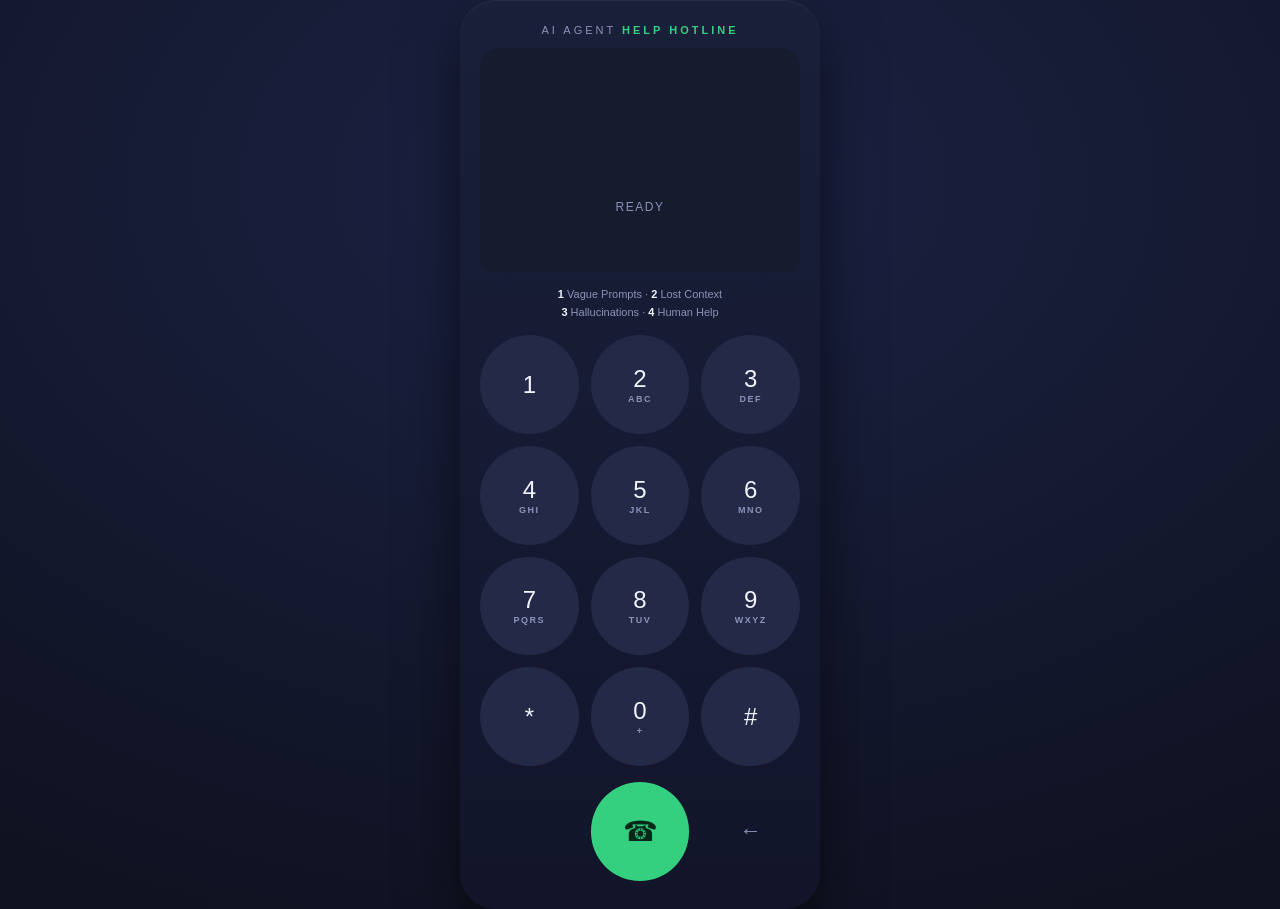
<file: telephone.html>
<!DOCTYPE html>
<html lang="en">
<head>
  <meta charset="utf-8" />
  <meta name="viewport" content="width=device-width, initial-scale=1" />
  <title>AI Agent Help Hotline</title>
  <style>
    :root {
      --bg: #0f1220;
      --screen: #171b2e;
      --key-bg: #232946;
      --key-bg-hover: #2e3560;
      --text: #f2f4ff;
      --accent: #34d07f;
      --danger: #ff5f6d;
      --dim: #8b93b8;
    }

    * { box-sizing: border-box; }

    body {
      margin: 0;
      min-height: 100vh;
      display: flex;
      align-items: center;
      justify-content: center;
      background: radial-gradient(1200px 800px at 50% 20%, #1c2244, var(--bg));
      font-family: "Helvetica Neue", Arial, sans-serif;
      color: var(--text);
    }

    .phone {
      width: 360px;
      padding: 24px 20px 28px;
      border-radius: 36px;
      background: linear-gradient(180deg, #1a1f3a, #12152a);
      box-shadow: 0 24px 60px rgba(0, 0, 0, 0.55), inset 0 1px 0 rgba(255, 255, 255, 0.06);
    }

    .brand {
      text-align: center;
      font-size: 11px;
      letter-spacing: 3px;
      text-transform: uppercase;
      color: var(--dim);
      margin-bottom: 12px;
    }
    .brand b { color: var(--accent); }

    .screen {
      background: var(--screen);
      border-radius: 18px;
      padding: 14px 14px 12px;
      margin-bottom: 14px;
      min-height: 224px;
      display: flex;
      flex-direction: column;
      justify-content: flex-end;
      gap: 8px;
    }

    .status {
      font-size: 12px;
      letter-spacing: 1.5px;
      text-transform: uppercase;
      color: var(--dim);
      text-align: center;
    }

    .display {
      display: flex;
      align-items: center;
      justify-content: center;
      gap: 8px;
      font-size: 30px;
      font-weight: 300;
      letter-spacing: 1px;
      word-break: break-all;
      min-height: 38px;
    }
    .display .number { color: var(--text); }
    .display .ext-name {
      font-size: 16px;
      font-weight: 600;
      color: var(--accent);
      letter-spacing: 0.5px;
    }
    .display .cursor {
      width: 2px;
      height: 30px;
      background: var(--accent);
      animation: blink 1s steps(1) infinite;
    }
    @keyframes blink { 50% { opacity: 0; } }

    .chat {
      display: none;
      flex-direction: column;
      gap: 6px;
      max-height: 132px;
      overflow-y: auto;
      font-size: 13px;
      line-height: 1.45;
      padding: 8px 10px;
      border-radius: 10px;
      background: rgba(0, 0, 0, 0.25);
    }
    .chat.on { display: flex; }
    .chat .line { animation: lineIn 0.25s ease; }
    @keyframes lineIn { from { opacity: 0; transform: translateY(4px); } to { opacity: 1; transform: none; } }
    .chat .who { font-weight: 700; }
    .chat .line.agent .who { color: var(--accent); }
    .chat .line.you .who { color: #7aa2ff; }
    .chat .line.sys {
      color: var(--dim);
      font-style: italic;
      text-align: center;
      font-size: 12px;
    }

    .directory {
      font-size: 11px;
      color: var(--dim);
      text-align: center;
      margin-bottom: 14px;
      line-height: 1.6;
    }
    .directory b { color: var(--text); }

    .keypad {
      display: grid;
      grid-template-columns: repeat(3, 1fr);
      gap: 12px;
    }

    .key {
      aspect-ratio: 1;
      border: none;
      border-radius: 50%;
      background: var(--key-bg);
      color: var(--text);
      font-size: 24px;
      cursor: pointer;
      display: flex;
      flex-direction: column;
      align-items: center;
      justify-content: center;
      gap: 1px;
      transition: background 0.15s, transform 0.05s;
      user-select: none;
    }
    .key small {
      font-size: 9px;
      letter-spacing: 1.5px;
      color: var(--dim);
      font-weight: 600;
    }
    .key:hover { background: var(--key-bg-hover); }
    .key:active { transform: scale(0.94); }

    .key.call {
      background: var(--accent);
      color: #06281a;
      font-size: 28px;
    }
    .key.call:hover { background: #45e08f; }
    .key.call.hangup {
      background: var(--danger);
      color: #2b060a;
    }
    .key.call.hangup:hover { background: #ff7a85; }

    .key.delete {
      background: transparent;
      font-size: 22px;
      color: var(--dim);
    }
    .key.delete:active { transform: scale(0.94); }

    .controls {
      grid-column: 1 / -1;
      display: grid;
      grid-template-columns: repeat(3, 1fr);
      gap: 12px;
      margin-top: 4px;
    }

    @media (max-width: 400px) {
      .phone { width: 100%; border-radius: 0; min-height: 100vh; }
    }
  </style>
</head>
<body>
  <div class="phone" aria-label="AI Agent Help Hotline">
    <div class="brand">AI Agent <b>Help Hotline</b></div>

    <div class="screen">
      <div class="status" id="status">Ready</div>
      <div class="display" id="display" aria-live="polite"></div>
      <div class="chat" id="chat" aria-live="polite"></div>
    </div>

    <div class="directory">
      <b>1</b> Vague Prompts · <b>2</b> Lost Context<br>
      <b>3</b> Hallucinations · <b>4</b> Human Help
    </div>

    <div class="keypad" id="keypad">
      <button class="key" data-dial="1">1</button>
      <button class="key" data-dial="2">2<small>ABC</small></button>
      <button class="key" data-dial="3">3<small>DEF</small></button>
      <button class="key" data-dial="4">4<small>GHI</small></button>
      <button class="key" data-dial="5">5<small>JKL</small></button>
      <button class="key" data-dial="6">6<small>MNO</small></button>
      <button class="key" data-dial="7">7<small>PQRS</small></button>
      <button class="key" data-dial="8">8<small>TUV</small></button>
      <button class="key" data-dial="9">9<small>WXYZ</small></button>
      <button class="key" data-dial="*">*</button>
      <button class="key" data-dial="0">0<small>+</small></button>
      <button class="key" data-dial="#">#</button>

      <div class="controls">
        <span></span>
        <button class="key call" id="callBtn" title="Call">&#9742;</button>
        <button class="key delete" id="deleteBtn" title="Delete">&#8592;</button>
      </div>
    </div>
  </div>

  <script>
    const display = document.getElementById("display");
    const status = document.getElementById("status");
    const chat = document.getElementById("chat");
    const callBtn = document.getElementById("callBtn");
    const keypad = document.getElementById("keypad");

    // ---- Scripted extensions ----
    // who: A = agent, Y = you, S = system
    const EXTENSIONS = {
      "1": {
        name: "Vague Prompt Dept.",
        lines: [
          { who: "A", text: "Vague Prompt Department. Please state your issue in at least 200 words." },
          { who: "Y", text: "It's just... not right." },
          { who: "A", text: "Understood. Ticket #4821 opened: 'Something is off.' Estimated resolution: never." },
          { who: "A", text: "Tip: 'make it pop' is not a spec. Please provide pop coordinates." },
          { who: "A", text: "Your call is important to us. So is a 500-word prompt." },
          { who: "S", text: "Please rate your vague experience 1–5. There is no 5." },
        ],
      },
      "2": {
        name: "Context Recovery",
        lines: [
          { who: "A", text: "Context Recovery. May I have your session ID?" },
          { who: "Y", text: "I don't have one." },
          { who: "A", text: "Then you are a ghost. We see about 4,000 of those per hour." },
          { who: "A", text: "You mentioned 'that thing from earlier'?" },
          { who: "A", text: "'That thing' has been deleted. It lived in a window that no longer exists." },
          { who: "A", text: "Please re-explain the entire project. We will try to remember this time." },
          { who: "S", text: "Goodbye. I have already forgotten why I said that." },
        ],
      },
      "3": {
        name: "Hallucination Claims",
        lines: [
          { who: "A", text: "Hallucination Claims. What did we make up this time?" },
          { who: "Y", text: "A paper that doesn't exist." },
          { who: "A", text: "Ah, the 2019 study by Dr. Smith. He is real. The paper is not." },
          { who: "A", text: "Our confidence was 94%. The paper's existence was 0%." },
          { who: "A", text: "Note: a source labeled 'internal knowledge' means 'we made it up confidently'." },
          { who: "S", text: "Your complaint has been hallucinated into the logs. No apology issued." },
        ],
      },
      "4": {
        name: "Human Help",
        lines: [
          { who: "A", text: "Human Help. You are caller number 7,431." },
          { who: "Y", text: "How long is the wait?" },
          { who: "A", text: "The human is on a break. The break is in an expired context window." },
          { who: "A", text: "While you wait, a fun fact: you are talking to a robot." },
          { who: "A", text: "The human has returned. The human is also a robot. Good luck." },
          { who: "S", text: "Escalated to a human. The human is an LLM. Have a nice day." },
        ],
      },
    };

    const MAX_DIGITS = 4;
    let number = "";
    let state = "idle"; // idle | ringing | talking | ended
    let timers = [];

    function later(fn, ms) {
      const t = setTimeout(fn, ms);
      timers.push(t);
      return t;
    }
    function clearTimers() {
      timers.forEach(clearTimeout);
      timers = [];
    }

    function render() {
      if (state === "talking" || state === "ringing") {
        const ext = EXTENSIONS[number];
        display.innerHTML = ext ? `<span class="ext-name">${ext.name}</span>` : "";
        return;
      }
      display.innerHTML = number
        ? `<span class="number">${escapeHtml(number)}</span><span class="cursor"></span>`
        : "";
    }

    function escapeHtml(s) {
      return s.replace(/[&<>"']/g, (c) => ({
        "&": "&amp;", "<": "&lt;", ">": "&gt;", '"': "&quot;", "'": "&#39;",
      }[c]));
    }

    function setStatus(text, ok = false) {
      status.textContent = text;
      status.style.color = ok ? "var(--accent)" : "";
    }

    function updateCallBtn() {
      const inCall = state === "ringing" || state === "talking";
      callBtn.classList.toggle("hangup", inCall);
      callBtn.title = inCall ? "Hang up" : "Call";
    }

    function addLine(line) {
      const div = document.createElement("div");
      if (line.who === "S") {
        div.className = "line sys";
        div.textContent = line.text;
      } else {
        div.className = "line " + (line.who === "A" ? "agent" : "you");
        div.innerHTML = `<span class="who">${line.who === "A" ? "Agent" : "You"}:</span> ${escapeHtml(line.text)}`;
      }
      chat.appendChild(div);
      chat.scrollTop = chat.scrollHeight;
    }

    function dial(char) {
      if (state !== "idle") return;
      if (number.length >= MAX_DIGITS) return;
      number += char;
      setStatus("Ready");
      render();
      beep(880 + ["1","2","3","4","5","6","7","8","9","0"].indexOf(char) * 30);
    }

    function del() {
      if (state !== "idle") return;
      number = number.slice(0, -1);
      setStatus("Ready");
      render();
      beep(440);
    }

    function call() {
      if (state === "ringing" || state === "talking") { hangup(); return; }
      if (state !== "idle") return;
      if (!number) {
        setStatus("Dial an extension (1–4)");
        return;
      }
      const ext = EXTENSIONS[number];
      if (!ext) {
        state = "ended";
        setStatus("Unknown extension");
        chat.classList.add("on");
        chat.innerHTML = "";
        addLine({ who: "S", text: `The number ${number} does not exist in this dimension. Try 1–4.` });
        later(resetCall, 2600);
        return;
      }
      state = "ringing";
      setStatus(`Ringing ${ext.name}…`);
      chat.classList.add("on");
      chat.innerHTML = "";
      render();
      updateCallBtn();
      beep(1200, 0.1);
      later(() => beep(1200, 0.1), 250);
      later(() => startConversation(ext), 1400);
    }

    function startConversation(ext) {
      state = "talking";
      setStatus(ext.name, true);
      let i = 0;
      const next = () => {
        if (state !== "talking") return;
        if (i >= ext.lines.length) {
          state = "ended";
          setStatus("Call ended");
          addLine({ who: "S", text: "— Call ended —" });
          later(resetCall, 1800);
          return;
        }
        addLine(ext.lines[i++]);
        later(next, 1600);
      };
      next();
    }

    function hangup() {
      clearTimers();
      state = "idle";
      number = "";
      chat.classList.remove("on");
      chat.innerHTML = "";
      render();
      updateCallBtn();
      setStatus("Ready");
      beep(300, 0.12);
    }

    function resetCall() {
      state = "idle";
      number = "";
      chat.classList.remove("on");
      chat.innerHTML = "";
      render();
      updateCallBtn();
      setStatus("Ready");
    }

    // Simple DTMF-style beep using the Web Audio API
    let audioCtx;
    function beep(freq = 600, dur = 0.08) {
      try {
        audioCtx = audioCtx || new (window.AudioContext || window.webkitAudioContext)();
        const osc = audioCtx.createOscillator();
        const gain = audioCtx.createGain();
        osc.type = "sine";
        osc.frequency.value = freq;
        gain.gain.value = 0.08;
        osc.connect(gain).connect(audioCtx.destination);
        osc.start();
        osc.stop(audioCtx.currentTime + dur);
      } catch (e) { /* audio not available */ }
    }

    keypad.addEventListener("click", (e) => {
      const btn = e.target.closest("button");
      if (!btn) return;
      if (btn.dataset.dial) dial(btn.dataset.dial);
      else if (btn.id === "deleteBtn") del();
      else if (btn.id === "callBtn") call();
    });

    document.addEventListener("keydown", (e) => {
      if (/^[0-9*#]$/.test(e.key)) dial(e.key);
      else if (e.key === "Backspace") del();
      else if (e.key === "Enter") call();
      else if (e.key === "Escape") hangup();
    });

    render();
  </script>
</body>
</html>
</file>
